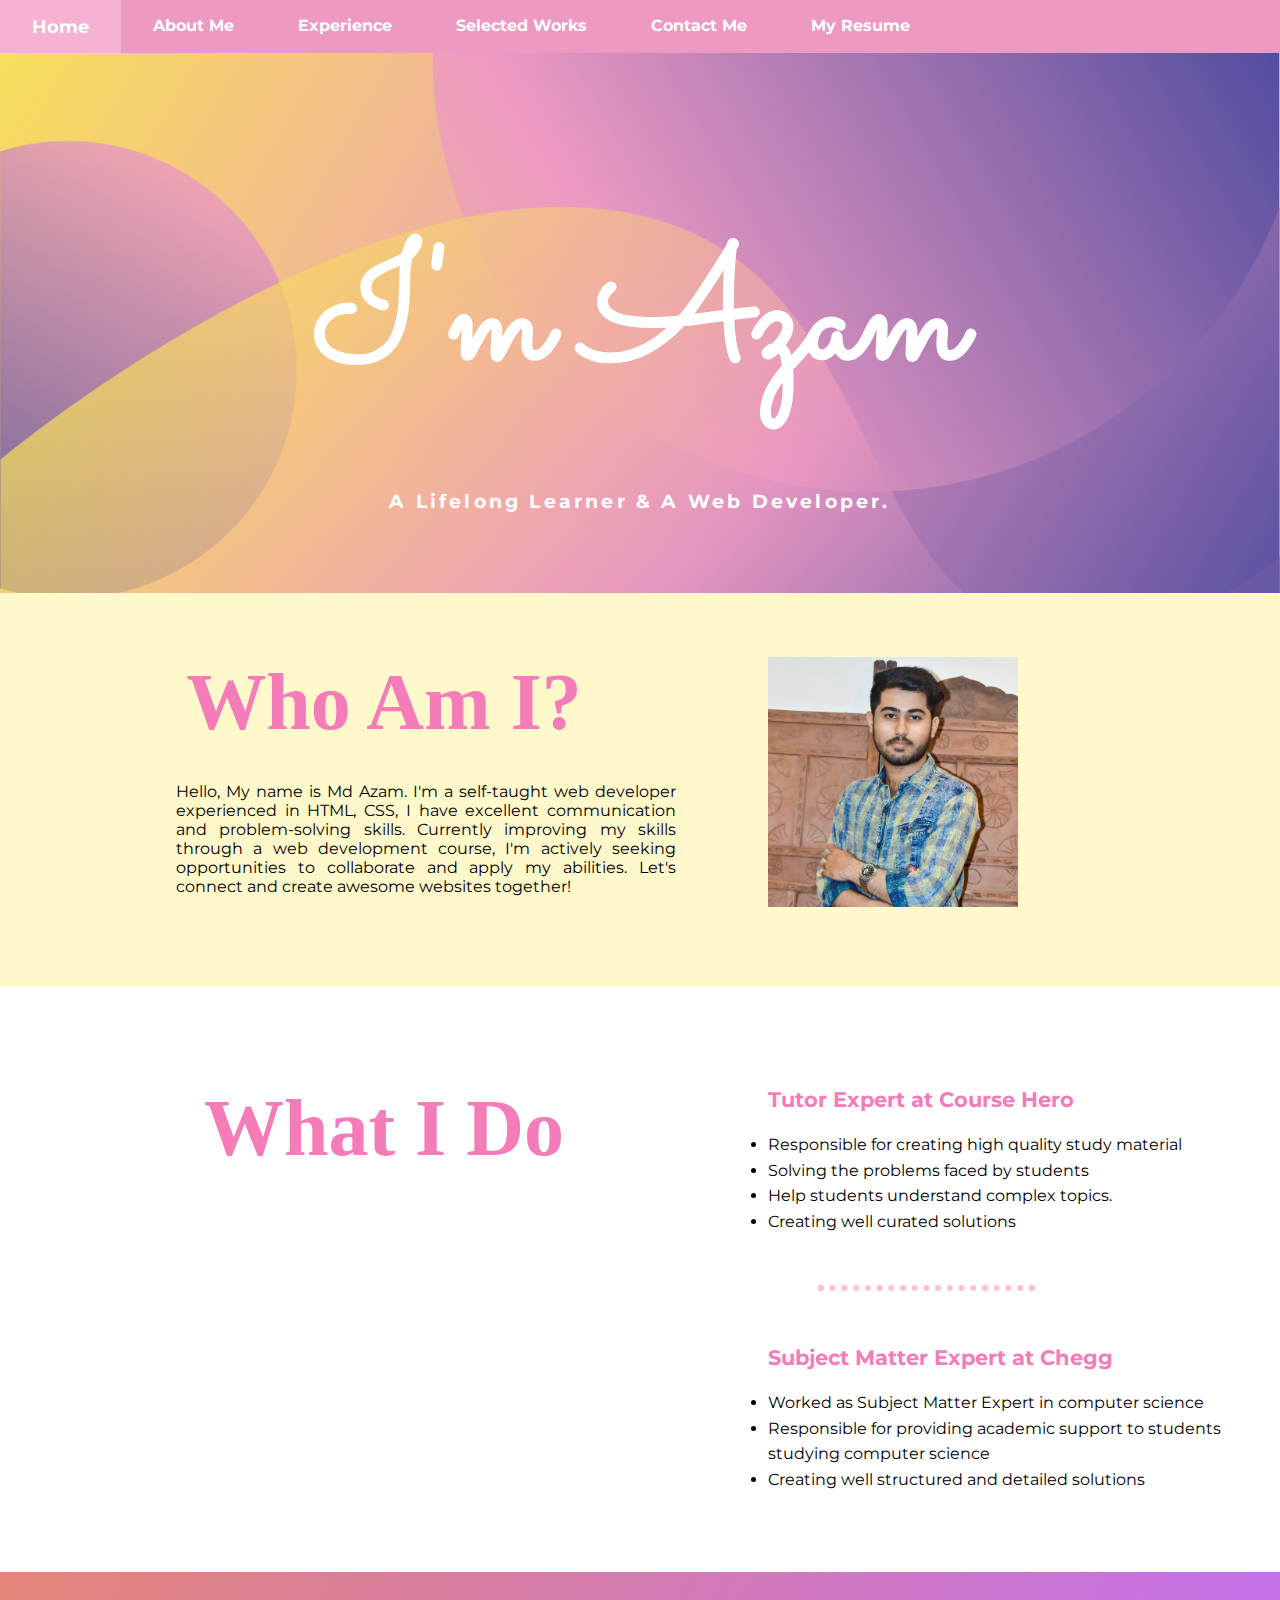
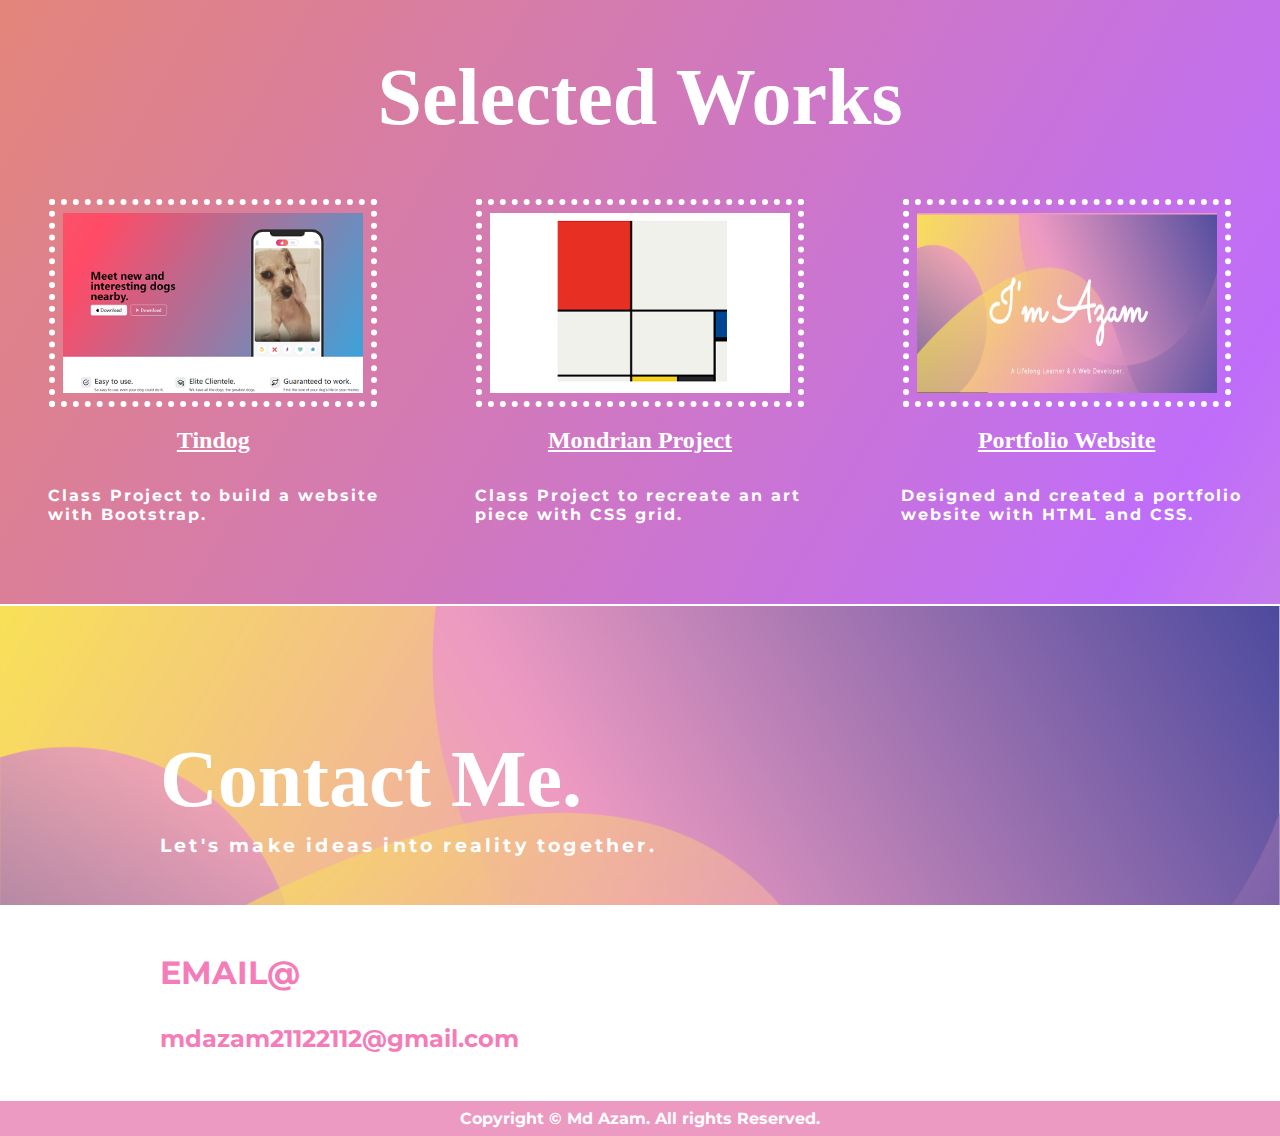
<file: index.html>
<!DOCTYPE html>
<html lang="en">
<head>
    <meta charset="UTF-8">
    <title>Md Azam</title>


    <link rel="preconnect" href="https://fonts.googleapis.com">
        <link rel="preconnect" href="https://fonts.gstatic.com" crossorigin>
        <link href="https://fonts.googleapis.com/css2?family=Montserrat:wght@300&family=Sacramento&display=swap" rel="stylesheet">
    <link rel="stylesheet" href="./style.css">
    <!-- <link href="https://cdn.jsdelivr.net/npm/bootstrap@5.3.2/dist/css/bootstrap.min.css" rel="stylesheet" integrity="sha384-T3c6CoIi6uLrA9TneNEoa7RxnatzjcDSCmG1MXxSR1GAsXEV/Dwwykc2MPK8M2HN" crossorigin="anonymous"> -->
</head>

<body>
    <nav>
        <div class="container">
            <div class="nav">
                <ul class="navbar-list">
                    <li>
                        <a href="index.html">Home</a>
                    </li>
                    <li>
                        <a href="#About">About Me</a>
                    </li>
                    <li>
                        <a href="#experience">Experience</a>
                    </li>
                    <li>
                        <a href="#showcase">Selected Works</a>
                    </li>
                    <li>
                        <a href="#contact">Contact Me</a>
                    </li>
                    <li>
                        <a href="./Resume/Md Azam.pdf" download="Md_Azam_Resume">My Resume</a>
                    </li>
                </ul>
            </div>
        </div>
    </nav>

    <main>
        <section id="home">
            <div class="container hero">
                <h1>I'm Azam</h1>
                <h3 class="heroh3">A Lifelong Learner & A Web Developer.</h3>
            </div>
        </section>

        <section id="About">
            <div class="container about">
                <h2>Who Am I?</h2>
                <img src="./image/1621340284695.jpg" alt="azam photo">
                <p>Hello, My name is Md Azam. I'm a self-taught web developer experienced in HTML, CSS, I have excellent communication and problem-solving skills. Currently improving my skills through a web development course, I'm actively seeking opportunities to collaborate and apply my abilities. Let's connect and create awesome websites together! </p>
            </div>
        </section>

        <section id = "experience">
            <div class="container whatido">
                <h2>What I Do</h2>
                <ul class="whatido-ul">
                <h4>Tutor Expert at Course Hero</h4>
                <li>Responsible for creating high quality study material</li>
                <li>Solving the problems faced by students</li>
                <li>Help students understand complex topics.</li>
                <li>Creating well curated solutions</li>
                <hr />
                <h4>Subject Matter Expert at Chegg</h4>
                <li>Worked as Subject Matter Expert in computer science</li>
                <li>Responsible for providing academic support to students studying computer science</li>
                <li>Creating well structured and detailed solutions</li>
                </ul>
            </div>
                
        </section>

        <section id="showcase">
            <div class="container showcase">
                <h2>Selected Works</h2>
                <div class="work">
                    <div class="work-item">
                        <a href="./selected work/11.3 TinDog Project/index.html">
                            <img src="./selected work/tindog.png"></a>
                            <h3>Tindog</h3>
                            <p>Class Project to build a website with Bootstrap.</p>
                    </div>

                    <div class="work-item">
                        <a href="./selected work/10.3 Mondrian Project/index.html">
                            <img src="./selected work/Mondrian.png">
                        </a>
                        <h3>Mondrian Project</h3>
                        <p>Class Project to recreate an art piece with CSS grid.</p>
                    </div>

                    <div class="work-item">
                        <a href="./index.html">
                            <img src="./selected work/Screenshot 2024-01-12 034046.png">
                        </a>
                        <h3>Portfolio Website</h3>
                        <p>Designed and created a portfolio website with HTML and CSS.</p>
                    </div>
                </div>
            </div>
        </section>

        <section id="contact">
            <div class="contact-top">
                <h2>Contact Me.</h2>
                <p>Let's make ideas into reality together.</p>
            </div>

            <div class="contact-bottom">
                <h3>EMAIL@</h3>
                <p id="p">mdazam21122112@gmail.com</p>
            </div>
        </section>
 </main>

 <footer>
    Copyright © Md Azam. All rights Reserved.

</footer>
</body>
</html>
</file>
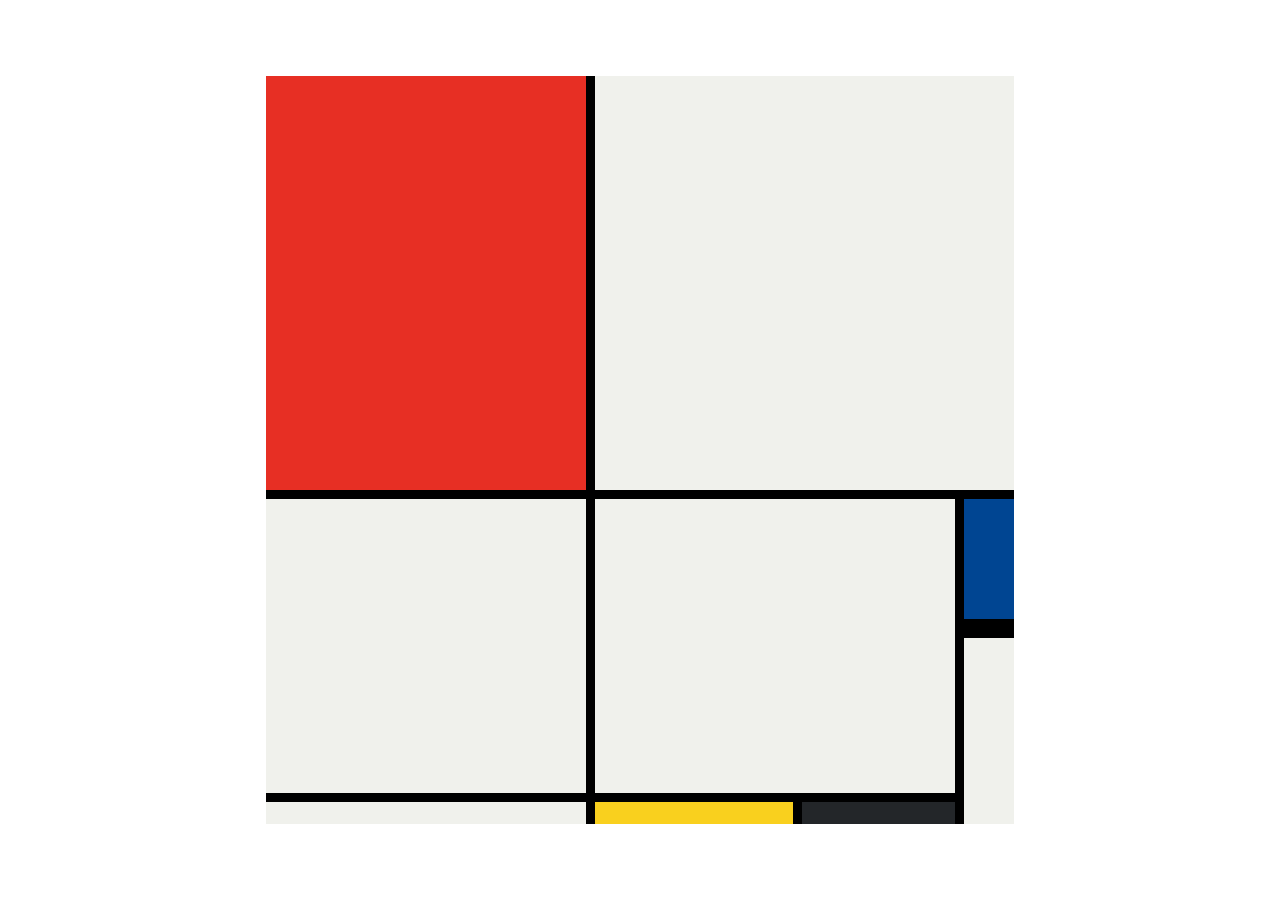
<file: selected work/10.3 Mondrian Project/index.html>
<!DOCTYPE html>
<html lang="en">

<head>
  <meta charset="UTF-8">
  <meta name="viewport" content="width=device-width, initial-scale=1.0">
  <title>Mondrian Project</title>
  <style>
    /* 
    Write your CSS here 
    Gap Colour: #000
    White: #F0F1EC
    Red: #E72F24
    Black: #232629
    Blue: #004592
    Yellow: #F9D01E

    For dimensions, see dimensions.png image.
    HINT: Remember you can't change the properties of grid lines.
    But grid lines are transparent!
    
    */
    .container{
      
      height: 748px;
      width: 748px;
     display: grid;
     background-color: #000;
     grid-template-columns: 320px 198px 153px 50px; 
     grid-template-rows: 414px 130px 155px 22px;
     gap: 9px;
     
    }

    .item {
      background-color: #F0F1EC;
    }

    .red {
      background-color: #E72F24;
    }

    .white1 {
      grid-column: span 3;
    }

    .white2 {
      grid-row: span 2;
    }

    .white3 {
      grid-area: 2 / 2 / 4 /4
    }

    .blue {
      background-color: #004592;
      border-bottom: 10px solid #000;
    }

    .white4 {
      grid-row: span 2;
    }

    .yellow {
      background-color: #F9D01E;
    }

    .black {
      background-color: #232629;
    }
    body{
      display: flex;
      align-items: center;
      justify-content: center;
      height: 100vh;
      margin: 0;
      padding: 0;
    }
  </style>
</head>

<body>
  <!-- Write your HTML here -->
  <div class="container">
    <div class="item red"></div>
    <div class="item white1"></div>
    <div class="item white2"></div>
    <div class="item white3"></div>
    <div class="item blue"></div>
    <div class="item white4"></div>
    <div class="item"></div>
    <div class="item yellow"></div>
    <div class="item black"></div>

  </div>
</body>

</html>
</file>
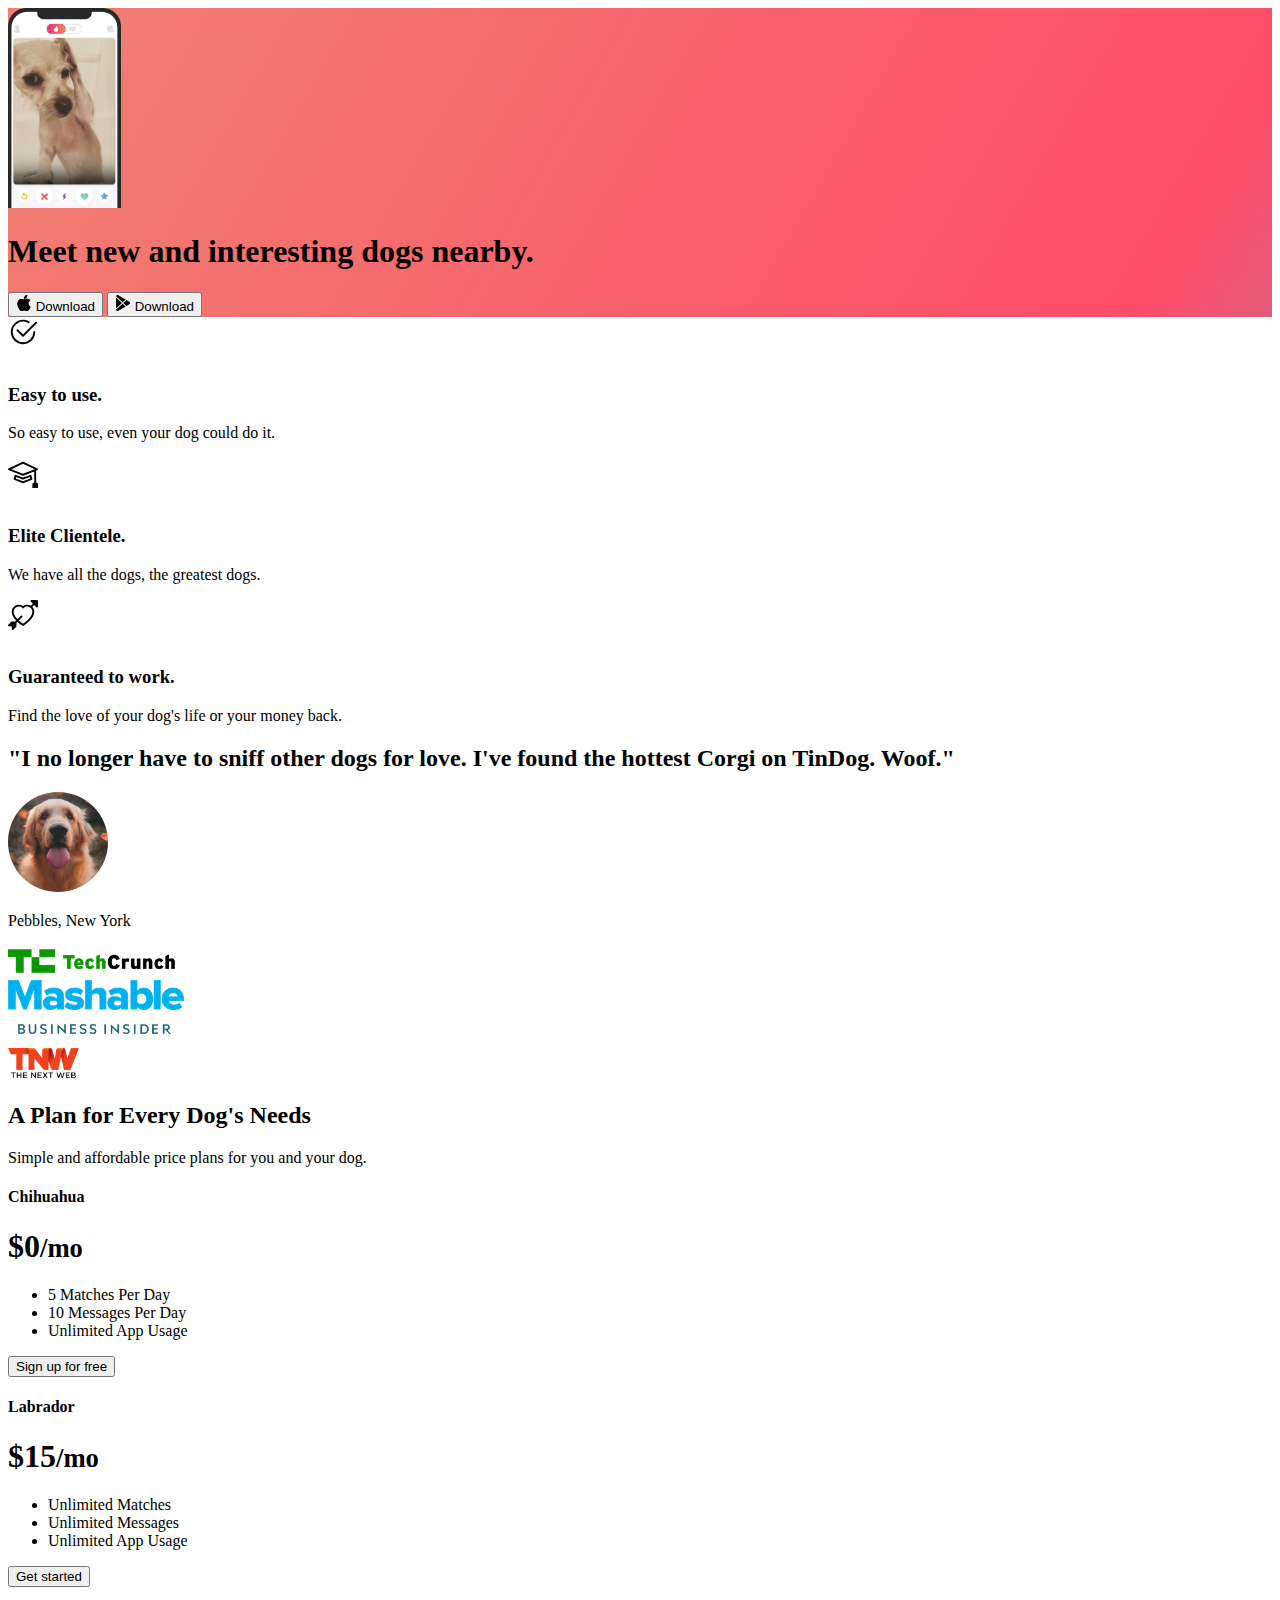
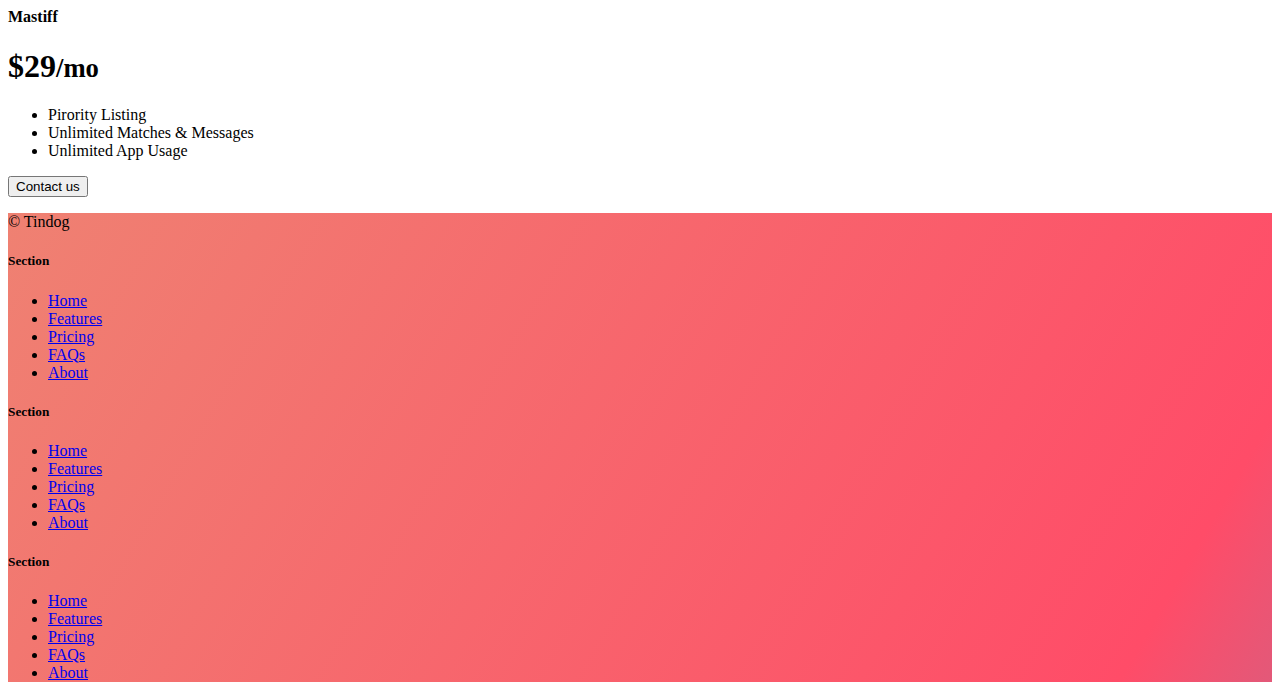
<file: selected work/11.3 TinDog Project/index.html>
<!DOCTYPE html>
<html lang="en">

<head>
  <meta charset="UTF-8">
  <meta name="viewport" content="width=device-width, initial-scale=1.0">
  <title>TinDog</title>
  <link rel="stylesheet" href="./css/style.css">
  <link href="https://cdn.jsdelivr.net/npm/bootstrap@5.3.2/dist/css/bootstrap.min.css" rel="stylesheet" integrity="sha384-T3c6CoIi6uLrA9TneNEoa7RxnatzjcDSCmG1MXxSR1GAsXEV/Dwwykc2MPK8M2HN" crossorigin="anonymous">
</head>

<body>

  <!-- Title -->
  <section id="title" class="gradient-background">
    <div class="container col-xxl-8 px-4 pt-5   ">
      <div class="row flex-lg-row-reverse align-items-center g-5 pt-5 " >
        <div class="col-10 col-sm-8 col-lg-6 ">
          <img src="./images/iphone.png" class="d-block mx-lg-auto img-fluid" alt="app demo"  height="200" loading="lazy">
        </div>
        <div class="col-lg-6">
          <h1 class="display-5 fw-bold text-body-emphasis lh-1 mb-3">Meet new and interesting dogs nearby.</h1>
          <!-- <p class="lead">Quickly design and customize responsive mobile-first sites with Bootstrap, the world’s most popular front-end open source toolkit, featuring Sass variables and mixins, responsive grid system, extensive prebuilt components, and powerful JavaScript plugins.</p> -->
          <div class="d-grid gap-2 d-md-flex justify-content-md-start">
            <button type="button" class="btn btn-light btn-primary btn-lg px-4 me-md-2"><svg xmlns="http://www.w3.org/2000/svg" width="16" height="16" fill="currentColor"
              class="bi bi-apple mb-1" viewBox="0 0 16 16">
<path
                d="M11.182.008C11.148-.03 9.923.023 8.857 1.18c-1.066 1.156-.902 2.482-.878 2.516.024.034 1.52.087 2.475-1.258.955-1.345.762-2.391.728-2.43Zm3.314 11.733c-.048-.096-2.325-1.234-2.113-3.422.212-2.189 1.675-2.789 1.698-2.854.023-.065-.597-.79-1.254-1.157a3.692 3.692 0 0 0-1.563-.434c-.108-.003-.483-.095-1.254.116-.508.139-1.653.589-1.968.607-.316.018-1.256-.522-2.267-.665-.647-.125-1.333.131-1.824.328-.49.196-1.422.754-2.074 2.237-.652 1.482-.311 3.83-.067 4.56.244.729.625 1.924 1.273 2.796.576.984 1.34 1.667 1.659 1.899.319.232 1.219.386 1.843.067.502-.308 1.408-.485 1.766-.472.357.013 1.061.154 1.782.539.571.197 1.111.115 1.652-.105.541-.221 1.324-1.059 2.238-2.758.347-.79.505-1.217.473-1.282Z" />
<path
                d="M11.182.008C11.148-.03 9.923.023 8.857 1.18c-1.066 1.156-.902 2.482-.878 2.516.024.034 1.52.087 2.475-1.258.955-1.345.762-2.391.728-2.43Zm3.314 11.733c-.048-.096-2.325-1.234-2.113-3.422.212-2.189 1.675-2.789 1.698-2.854.023-.065-.597-.79-1.254-1.157a3.692 3.692 0 0 0-1.563-.434c-.108-.003-.483-.095-1.254.116-.508.139-1.653.589-1.968.607-.316.018-1.256-.522-2.267-.665-.647-.125-1.333.131-1.824.328-.49.196-1.422.754-2.074 2.237-.652 1.482-.311 3.83-.067 4.56.244.729.625 1.924 1.273 2.796.576.984 1.34 1.667 1.659 1.899.319.232 1.219.386 1.843.067.502-.308 1.408-.485 1.766-.472.357.013 1.061.154 1.782.539.571.197 1.111.115 1.652-.105.541-.221 1.324-1.059 2.238-2.758.347-.79.505-1.217.473-1.282Z" />
</svg> Download</button>
            <button type="button" class="btn btn-outline-light btn-outline-secondary btn-lg px-4"><svg xmlns="http://www.w3.org/2000/svg" width="16" height="16" fill="currentColor"
              class="bi bi-google-play mb-1" viewBox="0 0 16 16">
<path
                d="M14.222 9.374c1.037-.61 1.037-2.137 0-2.748L11.528 5.04 8.32 8l3.207 2.96 2.694-1.586Zm-3.595 2.116L7.583 8.68 1.03 14.73c.201 1.029 1.36 1.61 2.303 1.055l7.294-4.295ZM1 13.396V2.603L6.846 8 1 13.396ZM1.03 1.27l6.553 6.05 3.044-2.81L3.333.215C2.39-.341 1.231.24 1.03 1.27Z" />
</svg> Download</button>
          </div>
        </div>
      </div>
    </div>
  </section>
  <!-- Features -->
  <section id="features">
    <div class="container mt-5">
    <div class="row g-4 py-5 row-cols-1 row-cols-lg-3">
      <div class="col d-flex align-items-start">
        <div class="icon-square text-body-emphasis bg-body-secondary d-inline-flex align-items-center justify-content-center fs-4 flex-shrink-0 me-3">
          <!-- <svg class="bi" width="1em" height="1em"><use xlink:href="#toggles2"></use></svg> -->
          <svg xmlns="http://www.w3.org/2000/svg" height="30" fill="currentColor" class="bi bi-check2-circle"
              viewBox="0 0 16 16">
<path
                d="M2.5 8a5.5 5.5 0 0 1 8.25-4.764.5.5 0 0 0 .5-.866A6.5 6.5 0 1 0 14.5 8a.5.5 0 0 0-1 0 5.5 5.5 0 1 1-11 0z" />
<path
                d="M15.354 3.354a.5.5 0 0 0-.708-.708L8 9.293 5.354 6.646a.5.5 0 1 0-.708.708l3 3a.5.5 0 0 0 .708 0l7-7z" />
</svg>
        </div>
        <div>
          <h3 class="fs-2 text-body-emphasis">Easy to use.</h3>
          <p>So easy to use, even your dog could do it.</p>
          <!-- <a href="#" class="btn btn-primary">
            Primary button
          </a> -->
        </div>
      </div>
      <div class="col d-flex align-items-start">
        <div class="icon-square text-body-emphasis bg-body-secondary d-inline-flex align-items-center justify-content-center fs-4 flex-shrink-0 me-3">
          <!-- <svg class="bi" width="1em" height="1em"><use xlink:href="#cpu-fill"></use></svg> -->
          
<svg xmlns="http://www.w3.org/2000/svg" height="30" fill="currentColor" class="bi bi-mortarboard" viewBox="0 0 16 16">
<path d="M8.211 2.047a.5.5 0 0 0-.422 0l-7.5 3.5a.5.5 0 0 0 .025.917l7.5 3a.5.5 0 0 0 .372 0L14 7.14V13a1 1 0 0 0-1 1v2h3v-2a1 1 0 0 0-1-1V6.739l.686-.275a.5.5 0 0 0 .025-.917l-7.5-3.5ZM8 8.46 1.758 5.965 8 3.052l6.242 2.913L8 8.46Z"/>
<path d="M4.176 9.032a.5.5 0 0 0-.656.327l-.5 1.7a.5.5 0 0 0 .294.605l4.5 1.8a.5.5 0 0 0 .372 0l4.5-1.8a.5.5 0 0 0 .294-.605l-.5-1.7a.5.5 0 0 0-.656-.327L8 10.466 4.176 9.032Zm-.068 1.873.22-.748 3.496 1.311a.5.5 0 0 0 .352 0l3.496-1.311.22.748L8 12.46l-3.892-1.556Z"/>
</svg>
        </div>
        <div>
          <h3 class="fs-2 text-body-emphasis">Elite Clientele.</h3>
          <p>We have all the dogs, the greatest dogs.</p>
          <!-- <a href="#" class="btn btn-primary">
            Primary button
          </a> -->
        </div>
      </div>
      <div class="col d-flex align-items-start">
        <div class="icon-square text-body-emphasis bg-body-secondary d-inline-flex align-items-center justify-content-center fs-4 flex-shrink-0 me-3">
          <svg xmlns="http://www.w3.org/2000/svg" height="30" fill="currentColor" class="bi bi-arrow-through-heart"
              viewBox="0 0 16 16">
<path fill-rule="evenodd"
                d="M2.854 15.854A.5.5 0 0 1 2 15.5V14H.5a.5.5 0 0 1-.354-.854l1.5-1.5A.5.5 0 0 1 2 11.5h1.793l.53-.53c-.771-.802-1.328-1.58-1.704-2.32-.798-1.575-.775-2.996-.213-4.092C3.426 2.565 6.18 1.809 8 3.233c1.25-.98 2.944-.928 4.212-.152L13.292 2 12.147.854A.5.5 0 0 1 12.5 0h3a.5.5 0 0 1 .5.5v3a.5.5 0 0 1-.854.354L14 2.707l-1.006 1.006c.236.248.44.531.6.845.562 1.096.585 2.517-.213 4.092-.793 1.563-2.395 3.288-5.105 5.08L8 13.912l-.276-.182a21.86 21.86 0 0 1-2.685-2.062l-.539.54V14a.5.5 0 0 1-.146.354l-1.5 1.5Zm2.893-4.894A20.419 20.419 0 0 0 8 12.71c2.456-1.666 3.827-3.207 4.489-4.512.679-1.34.607-2.42.215-3.185-.817-1.595-3.087-2.054-4.346-.761L8 4.62l-.358-.368c-1.259-1.293-3.53-.834-4.346.761-.392.766-.464 1.845.215 3.185.323.636.815 1.33 1.519 2.065l1.866-1.867a.5.5 0 1 1 .708.708L5.747 10.96Z" />
</svg>
        </div>
        <div>
          <h3 class="fs-2 text-body-emphasis">Guaranteed to work.</h3>
          <p>Find the love of your dog's life or your money back.</p>
          <!-- <a href="#" class="btn btn-primary">
            Primary button
          </a> -->
        </div>
      </div>
    </div>
  </div>
  </section>
  <!-- Testimonial -->
  <section id="testimonial">
    <div class="my-5">
      <div class="p-5 text-center bg-body-tertiary">
        <div class="container py-5">
          <h2 class="text-body-emphasis">"I no longer have to sniff other dogs for love. I've found the hottest Corgi on TinDog. Woof."</h2>
          <img class="profile-img mt-5 " src="./images/dog-img.jpg">
          <p class="col-lg-8 mx-auto lead mt-2">
            Pebbles, New York
          </p>
          <div class="container">
            <div class="row">
              <div class="col-lg-3 col-sm-12">
                <img src="./images/techcrunch.png" height="30">
              </div>
              <div class="col-lg-3 col-sm-12">
                <img src="./images/mashable.png" height="30">
              </div>
              <div class="col-lg-3 col-sm-12">
                <img src="./images/bizinsider.png" height="30">
              </div>
              <div class="col-lg-3 col-sm-12">
                <img src="./images/tnw.png" height="30">
              </div>
            </div>
          </div>
        </div>
      </div>
    </div>

  </section>
  <!-- Pricing -->
  <section id="pricing">
  <div class="container">
    <div class="pricing-header p-3 pb-md-4 mx-auto text-center">
      <h2 class="display-4 fw-normal text-body-emphasis">A Plan for Every Dog's Needs</h2>
      <p class="fs-5 text-body-secondary">Simple and affordable price plans for you and your dog.</p>
    </div>
    <div class="row row-cols-1 row-cols-md-3 mb-3 text-center">
      <div class="col">
        <div class="card mb-4 rounded-3 shadow-sm">
          <div class="card-header py-3">
            <h4 class="my-0 fw-normal">Chihuahua</h4>
          </div>
          <div class="card-body">
            <h1 class="card-title pricing-card-title">$0<small class="text-body-secondary fw-light">/mo</small></h1>
            <ul class="list-unstyled mt-3 mb-4">
              <li>5 Matches Per Day</li>
              <li>10 Messages Per Day</li>
              <li>Unlimited App Usage</li>
              <!-- <li>Help center access</li> -->
            </ul>
            <button type="button" class="w-100 btn btn-lg btn-outline-dark">Sign up for free</button>
          </div>
        </div>
      </div>
      <div class="col">
        <div class="card mb-4 rounded-3 shadow-sm">
          <div class="card-header py-3">
            <h4 class="my-0 fw-normal">Labrador</h4>
          </div>
          <div class="card-body">
            <h1 class="card-title pricing-card-title">$15<small class="text-body-secondary fw-light">/mo</small></h1>
            <ul class="list-unstyled mt-3 mb-4">
              <li>Unlimited Matches</li>
              <li>Unlimited Messages</li>
              <li>Unlimited App Usage</li>
              <!-- <li>Help center access</li> -->
            </ul>
            <button type="button" class="w-100 btn btn-lg btn-dark">Get started</button>
          </div>
        </div>
      </div>
      <div class="col">
        <div class="card mb-4 rounded-3 shadow-sm border-dark">
          <div class="card-header py-3 text-bg-dark border-primary">
            <h4 class="my-0 fw-normal">Mastiff</h4>
          </div>
          <div class="card-body">
            <h1 class="card-title pricing-card-title">$29<small class="text-body-secondary fw-light">/mo</small></h1>
            <ul class="list-unstyled mt-3 mb-4">
              <li>Pirority Listing</li>
              <li>Unlimited Matches & Messages</li>
              <li>Unlimited App Usage</li>
              <!-- <li>Help center access</li> -->
            </ul>
            <button type="button" class="w-100 btn btn-lg btn-dark">Contact us</button>
          </div>
        </div>
      </div>
    </div>
  </div>
  </section>
  <!-- Footer -->
  <section id="footer" class="gradient-background">
    <div class="container">
      <footer class="row row-cols-1 row-cols-sm-2 row-cols-md-5 py-5 mt -5 ">
        <div class="col mb-3">
          <!-- <a href="/" class="d-flex align-items-center mb-3 link-body-emphasis text-decoration-none">
            <svg class="bi me-2" width="40" height="32"><use xlink:href="#bootstrap"></use></svg>
          </a> -->
          <p class="text-body-secondary">© Tindog</p>
        </div>
    
        <div class="col mb-3">
    
        </div>
    
        <div class="col mb-3">
          <h5>Section</h5>
          <ul class="nav flex-column">
            <li class="nav-item mb-2"><a href="#" class="nav-link p-0 text-body-secondary">Home</a></li>
            <li class="nav-item mb-2"><a href="#" class="nav-link p-0 text-body-secondary">Features</a></li>
            <li class="nav-item mb-2"><a href="#" class="nav-link p-0 text-body-secondary">Pricing</a></li>
            <li class="nav-item mb-2"><a href="#" class="nav-link p-0 text-body-secondary">FAQs</a></li>
            <li class="nav-item mb-2"><a href="#" class="nav-link p-0 text-body-secondary">About</a></li>
          </ul>
        </div>
    
        <div class="col mb-3">
          <h5>Section</h5>
          <ul class="nav flex-column">
            <li class="nav-item mb-2"><a href="#" class="nav-link p-0 text-body-secondary">Home</a></li>
            <li class="nav-item mb-2"><a href="#" class="nav-link p-0 text-body-secondary">Features</a></li>
            <li class="nav-item mb-2"><a href="#" class="nav-link p-0 text-body-secondary">Pricing</a></li>
            <li class="nav-item mb-2"><a href="#" class="nav-link p-0 text-body-secondary">FAQs</a></li>
            <li class="nav-item mb-2"><a href="#" class="nav-link p-0 text-body-secondary">About</a></li>
          </ul>
        </div>
    
        <div class="col mb-3">
          <h5>Section</h5>
          <ul class="nav flex-column">
            <li class="nav-item mb-2"><a href="#" class="nav-link p-0 text-body-secondary">Home</a></li>
            <li class="nav-item mb-2"><a href="#" class="nav-link p-0 text-body-secondary">Features</a></li>
            <li class="nav-item mb-2"><a href="#" class="nav-link p-0 text-body-secondary">Pricing</a></li>
            <li class="nav-item mb-2"><a href="#" class="nav-link p-0 text-body-secondary">FAQs</a></li>
            <li class="nav-item mb-2"><a href="#" class="nav-link p-0 text-body-secondary">About</a></li>
          </ul>
        </div>
      </footer>
    </div>
  </section>
</body>

</html>
</file>
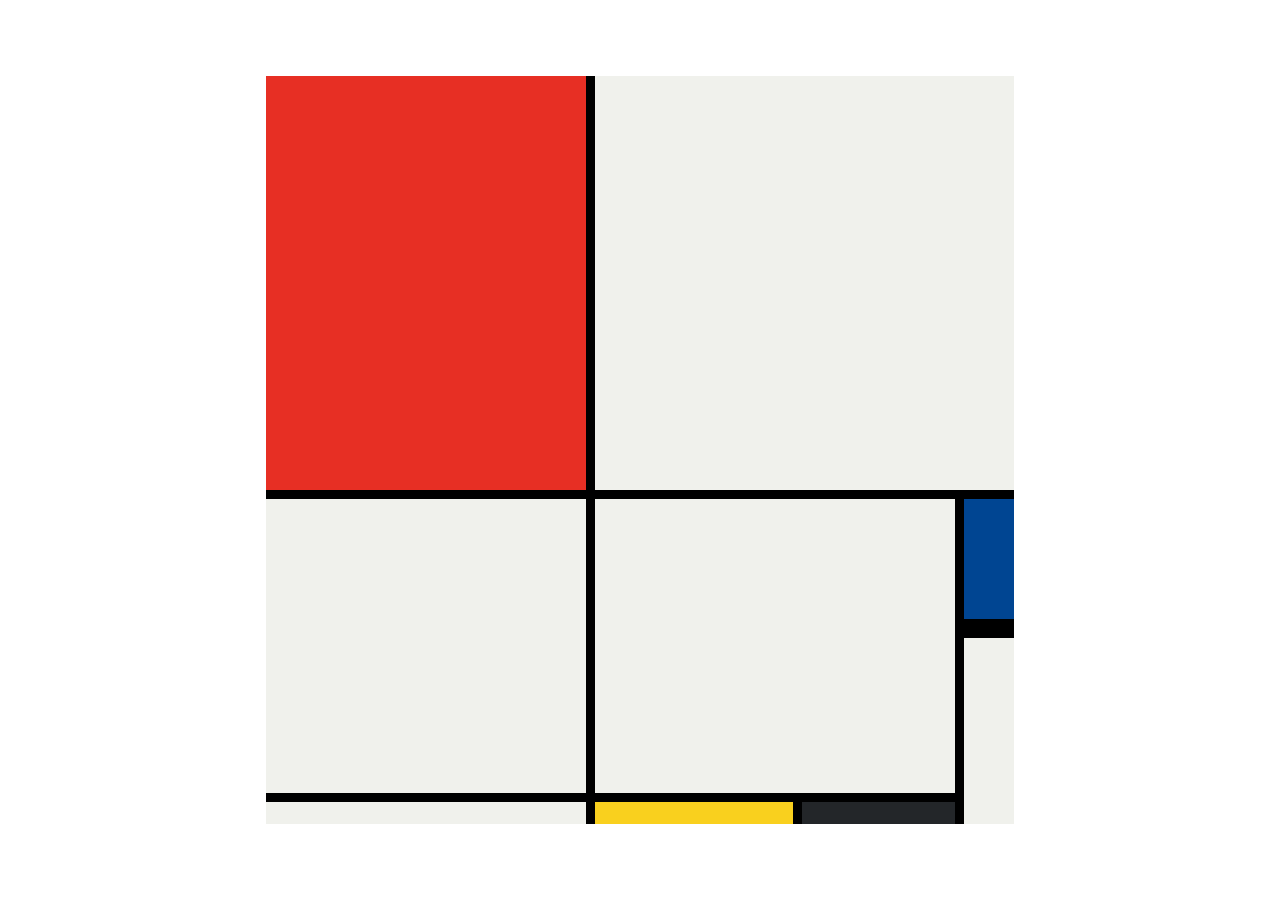
<file: selected work/10.3 Mondrian Project/solution.html>
<!DOCTYPE html>
<html lang="en">

<head>
  <meta charset="UTF-8">
  <meta name="viewport" content="width=device-width, initial-scale=1.0">
  <title>Mondrian Project</title>
  <style>
    /* 
    Write your CSS here 
    Line Colour: #000
    White: #F0F1EC
    Red: #E72F24
    Black: #232629
    Blue: #004592
    Yellow: #F9D01E
    */
    body {
      display: flex;
      justify-content: center;
      align-items: center;
      height: 100vh;
      margin: 0;
      padding: 0;
    }

    .container {
      height: 748px;
      width: 748px;
      display: grid;
      background-color: #000;
      grid-template-columns: 320px 198px 153px 50px;
      grid-template-rows: 414px 130px 155px 22px;
      gap: 9px;
    }

    .item {
      background-color: #F0F1EC;
    }

    .red {
      background-color: #E72F24;
    }

    .white1 {
      grid-column: span 3;
    }

    .white2 {
      grid-row: span 2;
    }

    .white3 {
      grid-area: 2 / 2 / 4 /4
    }

    .blue {
      background-color: #004592;
      border-bottom: 10px solid #000;
    }

    .white4 {
      grid-row: span 2;
    }

    .yellow {
      background-color: #F9D01E;
    }

    .black {
      background-color: #232629;
    }
  </style>
</head>

<body>
  <!-- Write your HTML here -->

  <div class="container">
    <div class="item red"></div>
    <div class="item white1"></div>
    <div class="item white2"></div>
    <div class="item white3"></div>

    <div class="item blue"></div>
    <div class="item white4"></div>

    <div class="item"></div>
    <div class="item yellow"></div>
    <div class="item black"></div>
  </div>
</body>

</html>
</file>
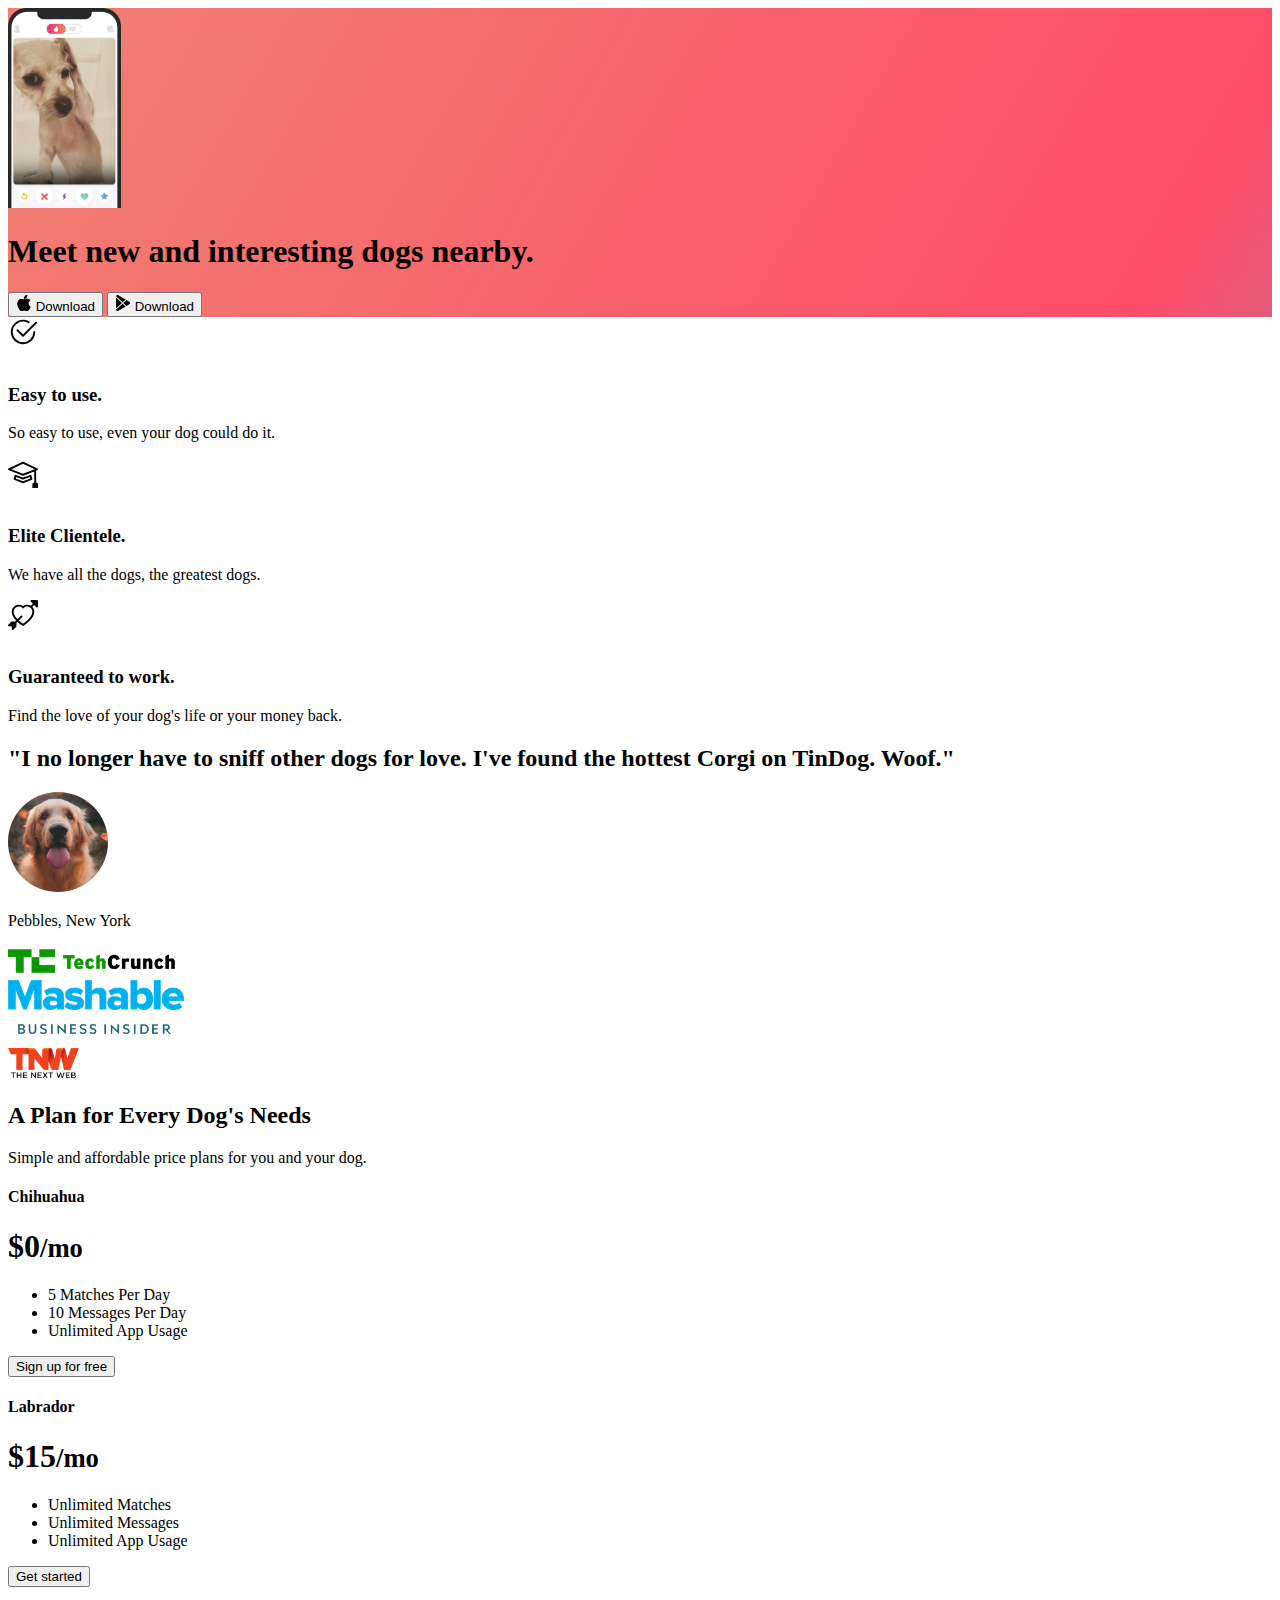
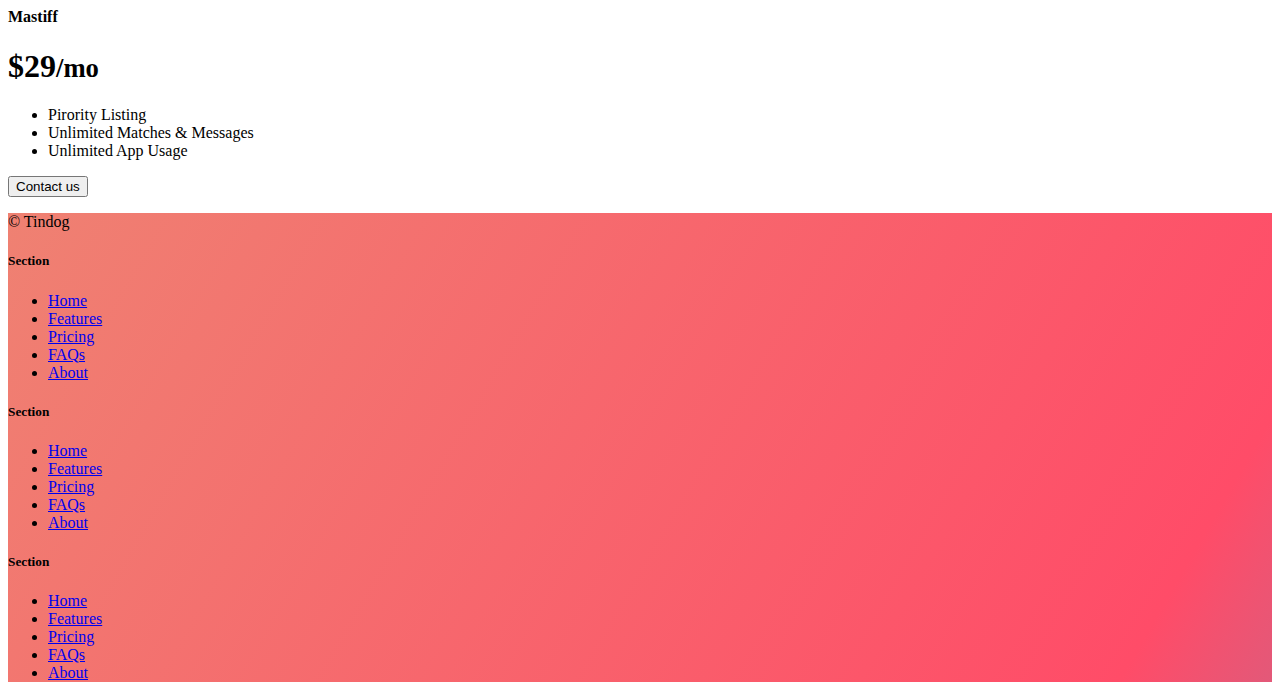
<file: selected work/11.3 TinDog Project/solution.html>
<!DOCTYPE html>
<html lang="en">

<head>
  <meta charset="UTF-8">
  <meta name="viewport" content="width=device-width, initial-scale=1.0">
  <title>TinDog</title>
  <link href="https://cdn.jsdelivr.net/npm/bootstrap@5.3.0-alpha3/dist/css/bootstrap.min.css" rel="stylesheet"
    integrity="sha384-KK94CHFLLe+nY2dmCWGMq91rCGa5gtU4mk92HdvYe+M/SXH301p5ILy+dN9+nJOZ" crossorigin="anonymous">
  <link rel="stylesheet" href="./css/solution.css">
</head>

<body>


  <!-- Title -->
  <section id="title" class="gradient-background">

    <div class="container col-xxl-8 px-4 pt-5">
      <div class="row flex-lg-row-reverse align-items-center g-5 pt-5">
        <div class="col-10 col-sm-8 col-lg-6">
          <img src="./images/iphone.png" class="d-block mx-lg-auto img-fluid" alt="Bootstrap Themes" height="200"
            loading="lazy">
        </div>
        <div class="col-lg-6">
          <h1 class="display-5 fw-bold text-body-emphasis lh-1 mb-3">Meet new and interesting dogs nearby.</h1>

          <div class="d-grid gap-2 d-md-flex justify-content-md-start">
            <button type="button" class="btn btn-light btn-lg px-4 me-md-2"><svg xmlns="http://www.w3.org/2000/svg"
                width="16" height="16" fill="currentColor" class="bi bi-apple mb-1" viewBox="0 0 16 16">
                <path
                  d="M11.182.008C11.148-.03 9.923.023 8.857 1.18c-1.066 1.156-.902 2.482-.878 2.516.024.034 1.52.087 2.475-1.258.955-1.345.762-2.391.728-2.43Zm3.314 11.733c-.048-.096-2.325-1.234-2.113-3.422.212-2.189 1.675-2.789 1.698-2.854.023-.065-.597-.79-1.254-1.157a3.692 3.692 0 0 0-1.563-.434c-.108-.003-.483-.095-1.254.116-.508.139-1.653.589-1.968.607-.316.018-1.256-.522-2.267-.665-.647-.125-1.333.131-1.824.328-.49.196-1.422.754-2.074 2.237-.652 1.482-.311 3.83-.067 4.56.244.729.625 1.924 1.273 2.796.576.984 1.34 1.667 1.659 1.899.319.232 1.219.386 1.843.067.502-.308 1.408-.485 1.766-.472.357.013 1.061.154 1.782.539.571.197 1.111.115 1.652-.105.541-.221 1.324-1.059 2.238-2.758.347-.79.505-1.217.473-1.282Z" />
                <path
                  d="M11.182.008C11.148-.03 9.923.023 8.857 1.18c-1.066 1.156-.902 2.482-.878 2.516.024.034 1.52.087 2.475-1.258.955-1.345.762-2.391.728-2.43Zm3.314 11.733c-.048-.096-2.325-1.234-2.113-3.422.212-2.189 1.675-2.789 1.698-2.854.023-.065-.597-.79-1.254-1.157a3.692 3.692 0 0 0-1.563-.434c-.108-.003-.483-.095-1.254.116-.508.139-1.653.589-1.968.607-.316.018-1.256-.522-2.267-.665-.647-.125-1.333.131-1.824.328-.49.196-1.422.754-2.074 2.237-.652 1.482-.311 3.83-.067 4.56.244.729.625 1.924 1.273 2.796.576.984 1.34 1.667 1.659 1.899.319.232 1.219.386 1.843.067.502-.308 1.408-.485 1.766-.472.357.013 1.061.154 1.782.539.571.197 1.111.115 1.652-.105.541-.221 1.324-1.059 2.238-2.758.347-.79.505-1.217.473-1.282Z" />
              </svg> Download</button>
            <button type="button" class="btn btn-outline-light btn-lg px-4"><svg xmlns="http://www.w3.org/2000/svg"
                width="16" height="16" fill="currentColor" class="bi bi-google-play mb-1" viewBox="0 0 16 16">
                <path
                  d="M14.222 9.374c1.037-.61 1.037-2.137 0-2.748L11.528 5.04 8.32 8l3.207 2.96 2.694-1.586Zm-3.595 2.116L7.583 8.68 1.03 14.73c.201 1.029 1.36 1.61 2.303 1.055l7.294-4.295ZM1 13.396V2.603L6.846 8 1 13.396ZM1.03 1.27l6.553 6.05 3.044-2.81L3.333.215C2.39-.341 1.231.24 1.03 1.27Z" />
              </svg> Download</button>
          </div>
        </div>
      </div>
    </div>
  </section>
  <!-- Features -->
  <section id="features">
    <div class="container mt-5">
      <div class="row g-4 py-5 row-cols-1 row-cols-lg-3">
        <div class="col d-flex align-items-start">
          <div
            class="icon-square text-body-emphasis bg-body-secondary d-inline-flex align-items-center justify-content-center fs-4 flex-shrink-0 me-3">
            <svg xmlns="http://www.w3.org/2000/svg" height="30" fill="currentColor" class="bi bi-check2-circle"
              viewBox="0 0 16 16">
              <path
                d="M2.5 8a5.5 5.5 0 0 1 8.25-4.764.5.5 0 0 0 .5-.866A6.5 6.5 0 1 0 14.5 8a.5.5 0 0 0-1 0 5.5 5.5 0 1 1-11 0z" />
              <path
                d="M15.354 3.354a.5.5 0 0 0-.708-.708L8 9.293 5.354 6.646a.5.5 0 1 0-.708.708l3 3a.5.5 0 0 0 .708 0l7-7z" />
            </svg>
          </div>
          <div>
            <h3 class="fs-2">Easy to use.</h3>
            <p>So easy to use, even your dog could do it.</p>

          </div>
        </div>
        <div class="col d-flex align-items-start">
          <div
            class="icon-square text-body-emphasis bg-body-secondary d-inline-flex align-items-center justify-content-center fs-4 flex-shrink-0 me-3">
            <svg xmlns="http://www.w3.org/2000/svg" height="30" fill="currentColor" class="bi bi-mortarboard"
              viewBox="0 0 16 16">
              <path
                d="M8.211 2.047a.5.5 0 0 0-.422 0l-7.5 3.5a.5.5 0 0 0 .025.917l7.5 3a.5.5 0 0 0 .372 0L14 7.14V13a1 1 0 0 0-1 1v2h3v-2a1 1 0 0 0-1-1V6.739l.686-.275a.5.5 0 0 0 .025-.917l-7.5-3.5ZM8 8.46 1.758 5.965 8 3.052l6.242 2.913L8 8.46Z" />
              <path
                d="M4.176 9.032a.5.5 0 0 0-.656.327l-.5 1.7a.5.5 0 0 0 .294.605l4.5 1.8a.5.5 0 0 0 .372 0l4.5-1.8a.5.5 0 0 0 .294-.605l-.5-1.7a.5.5 0 0 0-.656-.327L8 10.466 4.176 9.032Zm-.068 1.873.22-.748 3.496 1.311a.5.5 0 0 0 .352 0l3.496-1.311.22.748L8 12.46l-3.892-1.556Z" />
            </svg>
          </div>
          <div>
            <h3 class="fs-2">Elite Clientele.</h3>
            <p>We have all the dogs, the greatest dogs.</p>

          </div>
        </div>
        <div class="col d-flex align-items-start">
          <div
            class="icon-square text-body-emphasis bg-body-secondary d-inline-flex align-items-center justify-content-center fs-4 flex-shrink-0 me-3">
            <svg xmlns="http://www.w3.org/2000/svg" height="30" fill="currentColor" class="bi bi-arrow-through-heart"
              viewBox="0 0 16 16">
              <path fill-rule="evenodd"
                d="M2.854 15.854A.5.5 0 0 1 2 15.5V14H.5a.5.5 0 0 1-.354-.854l1.5-1.5A.5.5 0 0 1 2 11.5h1.793l.53-.53c-.771-.802-1.328-1.58-1.704-2.32-.798-1.575-.775-2.996-.213-4.092C3.426 2.565 6.18 1.809 8 3.233c1.25-.98 2.944-.928 4.212-.152L13.292 2 12.147.854A.5.5 0 0 1 12.5 0h3a.5.5 0 0 1 .5.5v3a.5.5 0 0 1-.854.354L14 2.707l-1.006 1.006c.236.248.44.531.6.845.562 1.096.585 2.517-.213 4.092-.793 1.563-2.395 3.288-5.105 5.08L8 13.912l-.276-.182a21.86 21.86 0 0 1-2.685-2.062l-.539.54V14a.5.5 0 0 1-.146.354l-1.5 1.5Zm2.893-4.894A20.419 20.419 0 0 0 8 12.71c2.456-1.666 3.827-3.207 4.489-4.512.679-1.34.607-2.42.215-3.185-.817-1.595-3.087-2.054-4.346-.761L8 4.62l-.358-.368c-1.259-1.293-3.53-.834-4.346.761-.392.766-.464 1.845.215 3.185.323.636.815 1.33 1.519 2.065l1.866-1.867a.5.5 0 1 1 .708.708L5.747 10.96Z" />
            </svg>
          </div>
          <div>
            <h3 class="fs-2">Guaranteed to work.</h3>
            <p>Find the love of your dog's life or your money back.</p>

          </div>
        </div>
      </div>
    </div>
  </section>
  <!-- Testimonial -->
  <section id="testimonial">
    <div class="my-5">
      <div class="p-5 text-center bg-body-tertiary">
        <div class="container py-5">
          <h2 class="text-body-emphasis">"I no longer have to sniff other dogs for love. I've found the hottest Corgi on
            TinDog. Woof."</h2>
          <img class="profile-img mt-5" src="./images/dog-img.jpg" alt="dog image">
          <p class="col-lg-8 mx-auto lead mt-2">
            Pebbles, New York
          </p>
        </div>

        <div class="container">
          <div class="row">
            <div class="col-lg-3 col-sm-12">
              <img src="./images/techcrunch.png" alt="techcrunch" height="30">
            </div>
            <div class="col-lg-3 col-sm-12">
              <img src="./images/mashable.png" alt="mashable" height="30">
            </div>
            <div class="col-lg-3 col-sm-12">
              <img src="./images/bizinsider.png" alt="bizinsider" height="30">
            </div>
            <div class="col-lg-3 col-sm-12">
              <img src="./images/tnw.png" alt="tnw" height="30">
            </div>
          </div>
        </div>
      </div>
    </div>
  </section>
  <!-- Pricing -->
  <section id="pricing">
    <div class="container">
      <div class="pricing-header p-3 pb-md-4 mx-auto text-center">
        <h2 class="display-4 fw-normal">A Plan for Every Dog's Needs</h2>
        <p class="fs-5 text-body-secondary">Simple and affordable price plans for you and your dog.
      </div>
      <div class="row row-cols-1 row-cols-md-3 mb-3 text-center">
        <div class="col">
          <div class="card mb-4 rounded-3 shadow-sm">
            <div class="card-header py-3">
              <h4 class="my-0 fw-normal">Chihuahua</h4>
            </div>
            <div class="card-body">
              <h1 class="card-title pricing-card-title">$0<small class="text-body-secondary fw-light">/mo</small></h1>
              <ul class="list-unstyled mt-3 mb-4">
                <li>5 Matches Per Day</li>
                <li>10 Messages Per Day</li>
                <li>Unlimited App Usage</li>
              </ul>
              <button type="button" class="w-100 btn btn-lg btn-outline-dark">Sign up for free</button>
            </div>
          </div>
        </div>
        <div class="col">
          <div class="card mb-4 rounded-3 shadow-sm">
            <div class="card-header py-3">
              <h4 class="my-0 fw-normal">Labrador</h4>
            </div>
            <div class="card-body">
              <h1 class="card-title pricing-card-title">$15<small class="text-body-secondary fw-light">/mo</small></h1>
              <ul class="list-unstyled mt-3 mb-4">
                <li>Unlimited Matches</li>
                <li>Unlimited Messages</li>
                <li>Unlimited App Usage</li>
              </ul>
              <button type="button" class="w-100 btn btn-lg btn-dark">Get started</button>
            </div>
          </div>
        </div>
        <div class="col">
          <div class="card mb-4 rounded-3 shadow-sm border-dark">
            <div class="card-header py-3 text-bg-dark border-dark">
              <h4 class="my-0 fw-normal">Mastiff</h4>
            </div>
            <div class="card-body">
              <h1 class="card-title pricing-card-title">$29<small class="text-body-secondary fw-light">/mo</small></h1>
              <ul class="list-unstyled mt-3 mb-4">
                <li>Pirority Listing</li>
                <li>Unlimited Matches & Messages</li>
                <li>Unlimited App Usage</li>
              </ul>
              <button type="button" class="w-100 btn btn-lg btn-dark">Contact us</button>
            </div>
          </div>
        </div>
      </div>
    </div>
  </section>
  <!-- Footer -->
  <section id="contact" class="gradient-background">
    <div class="container ">
      <footer class="row row-cols-1 row-cols-sm-2 row-cols-md-5 py-5 mt-5 border-top">
        <div class="col mb-3">

          <p class="text-body-secondary">© Tindog</p>
        </div>

        <div class="col mb-3">

        </div>

        <div class="col mb-3">
          <h5>Section</h5>
          <ul class="nav flex-column">
            <li class="nav-item mb-2"><a href="#" class="nav-link p-0 text-body-secondary">Home</a></li>
            <li class="nav-item mb-2"><a href="#" class="nav-link p-0 text-body-secondary">Features</a></li>
            <li class="nav-item mb-2"><a href="#" class="nav-link p-0 text-body-secondary">Pricing</a></li>
            <li class="nav-item mb-2"><a href="#" class="nav-link p-0 text-body-secondary">FAQs</a></li>
            <li class="nav-item mb-2"><a href="#" class="nav-link p-0 text-body-secondary">About</a></li>
          </ul>
        </div>

        <div class="col mb-3">
          <h5>Section</h5>
          <ul class="nav flex-column">
            <li class="nav-item mb-2"><a href="#" class="nav-link p-0 text-body-secondary">Home</a></li>
            <li class="nav-item mb-2"><a href="#" class="nav-link p-0 text-body-secondary">Features</a></li>
            <li class="nav-item mb-2"><a href="#" class="nav-link p-0 text-body-secondary">Pricing</a></li>
            <li class="nav-item mb-2"><a href="#" class="nav-link p-0 text-body-secondary">FAQs</a></li>
            <li class="nav-item mb-2"><a href="#" class="nav-link p-0 text-body-secondary">About</a></li>
          </ul>
        </div>

        <div class="col mb-3">
          <h5>Section</h5>
          <ul class="nav flex-column">
            <li class="nav-item mb-2"><a href="#" class="nav-link p-0 text-body-secondary">Home</a></li>
            <li class="nav-item mb-2"><a href="#" class="nav-link p-0 text-body-secondary">Features</a></li>
            <li class="nav-item mb-2"><a href="#" class="nav-link p-0 text-body-secondary">Pricing</a></li>
            <li class="nav-item mb-2"><a href="#" class="nav-link p-0 text-body-secondary">FAQs</a></li>
            <li class="nav-item mb-2"><a href="#" class="nav-link p-0 text-body-secondary">About</a></li>
          </ul>
        </div>
      </footer>
    </div>
  </section>
</body>

</html>
</file>
<file: style.css>
* {
    margin:0;
    padding:0;
    }


.navbar-list {
    list-style-type: none;
    margin: 0;
    padding: 0;
    overflow: hidden;
    background-color: #ED9AC2;
    position:fixed;
    top:0;
    width:100%;
    
    
  }


  li{
    float:left;
}
    
  

  li a{
    display:block;
     color:white;
    /*text-align:center;*/
    padding:1rem 2rem;
    display:block;
    padding:1rem 2rem;
    font-family: 'Montserrat', sans-serif;
    font-size: 1rem;;
    font-weight: bold;
    text-decoration: none;
  } 

  li a:hover{
    background-color:#F4B1D1;
    color:white;
    font-size: 1.1rem;
    
  }

  @media(max-width:800px){
    ul {float:none;
    }
 }

  #home >div{
    background:url(./image/hero-background.png);
    background-size:cover;
    background-repeat:no-repeat;
    background-position:0px 0px;  
    
  } 

  h1{
    display:flex;
    flex-direction: column;
    align-items:center;
    font-size: 10rem;
    font-family: 'Sacramento', cursive;
    color:white;
    margin:0;
    padding:13rem 8rem 0 8rem;
    
 }

 .heroh3{
    display:flex;
    flex-direction: column; 
    align-items:center;
    font-family: 'Montserrat', sans-serif;
    font-weight: bold;
    color:white;
    padding:3rem 3rem 5rem 3rem;
    letter-spacing: 0.2rem;
    
}

@media(max-width:1200px){
    h1{
        font-size:7rem;
        text-align: center;
    }
    .heroh3{
        font-size:1rem;
        
    }
}

.about{
    display:grid;
    grid-template-columns: 1.5fr 1fr;
    grid-template-rows: 1fr 1fr;
    background-color:#FFF8CB ;
    margin:0;
    padding-top: 4rem;
    padding-bottom: 5rem; 
}

.about>h2{
    display:flex;
    justify-content: center;
    font-size: 5rem;
    color:#F47CB9;
    

}

.about>p{
    padding-left: 11rem;
    
    width:500px;
    text-align: justify;
    font-family: 'Montserrat', sans-serif;
    font-size: 1rem;;
}

.about>img{    
    grid-row-start: span 2;
    width:250px;
 
}

@media(max-width:1200px){
    .about{
        display:flex;
        flex-direction: column;
        justify-content: center;
        text-align: center;
        align-items: center;
        
    }
    .about>p{
        padding-left:0;
        margin-top:1rem;
        width:350px;
    }
}

.whatido{
    display: grid;
    
    grid-template-columns:1.5fr 1fr;
    grid-template-rows: 1fr;
    margin: 0;
    padding-top: 6rem;
    padding-bottom: 3rem;
}

.whatido>h2{
    display: flex;
    justify-content: center;
    font-size: 5rem;
    color: #F47CB9;
}

.whatido-ul{
    display: flex;
    flex-direction: column;
    margin-bottom: 2rem;
    line-height: 1.6;
    font-family: 'Montserrat',sans-serif;
}


h4{
    color:#F47CB9;
    margin-bottom: 1rem;
    font-size: 1.3rem;
}

hr{
    border: dotted pink 6px;
    border-bottom: none;
    width: 40%;
    margin: 50px;
    
}

@media(max-width:1200px)
{ .whatido{
            display:flex;
            flex-direction: column;
            
            align-items: center; 
            
        }

    .whatido-ul{
        display:flex;
        flex-direction:column;
        
        padding-top: 3rem;
        margin:0;
    }
}
  

.showcase{
    background: linear-gradient(300deg, #f4e47e, #bf6dfa, #e48578);
    background-size: 180% 180%;
    animation: gradient-animation 18s ease infinite;
    padding-bottom:5rem;
}

@keyframes gradient-animation {
    0% {
      background-position: 0% 50%;
    }
    50% {
      background-position: 100% 50%;
    }
    100% {
      background-position: 0% 50%;
    }
  }

.showcase>h2{
    color:white;
    display:flex;
    justify-content: center;
    font-size: 5rem;
    padding:5rem 0 2rem 0;
}

.work{
    display:grid;
    grid-template-columns: repeat(3,1fr);
}

.work img{
    width:300px;
    height:180px;
    border:6px dotted white;
    padding:0.5rem;
   
}

.work-item{
    display:flex;
    flex-direction: column;
    justify-content: center;
    align-items: center;
    margin-top: 1.5rem;
}

.work h3{
    color:white;
    margin-bottom: 1rem;
    font-size: 1.5rem;
    font-weight: bold;
    padding:1rem;
    text-decoration: underline;
}

.work p{
    font-family: 'Montserrat', sans-serif;
    color:white;
    font-weight: bold;
    font-size:1rem;
    width:350px;
    letter-spacing: 2px;
    padding-left: 1.2rem;
}

@media(max-width:1200px){
    div.work{
     display: flex;
     flex-direction: column;
    }
 
    .work-item img{
     width:500px;
     height:300px;
    }
 
    .work-item h3{
     font-size: 2rem;
     margin-bottom: 0;
    }
 
    .work-item p{
     margin: 0 0 2rem 0;
     font-size: 1.3rem;
    }
 }

.contact-top{
    margin-top:0.1rem;
    background-image: url(./image/hero-background.png);
    background-size:cover;
    background-repeat:no-repeat;
    background-position:0px 0px;  
    display:flex;
    flex-direction: column;
}

#contact h2 {
    padding:8rem 0 0 10rem;
    color:white;
    
    font-size: 5rem;
}

.contact-top p{
    padding:0.5rem 0 3rem 10rem;
    color:white;
    font-size: 1.2rem;
    font-family: 'Montserrat', sans-serif;
    font-weight: bold;
    letter-spacing: 0.2rem;
}

.contact-buttom {
    background-color: rgb(255, 214, 221);
}

.contact-bottom > h3{
    padding:3rem 0 0 10rem;
    color:#F47CB9;
    font-size: 2rem;
    font-family: 'Montserrat', sans-serif;
}

#p{
    color:#F47CB9;
    padding:2rem 0 3rem 10rem;
    font-size: 1.5rem;
    font-family: 'Montserrat', sans-serif;
    font-weight: bold;
}

footer{
    padding:0.5rem 0 0.5rem 0;
    display:flex;
    justify-content: center;
    background-color: #ED9AC2;
    color:white;
    font-size: 1rem;
    font-family: 'Montserrat', sans-serif;
    font-weight: bold;
}
</file>
<file: selected work/11.3 TinDog Project/css/style.css>
.gradient-background {
  background: linear-gradient(300deg, #00bfff, #ff4c68, #ef8172);
  background-size: 180% 180%;
  animation: gradient-animation 18s ease infinite;
}

@keyframes gradient-animation {
  0% {
    background-position: 0% 50%;
  }
  50% {
    background-position: 100% 50%;
  }
  100% {
    background-position: 0% 50%;
  }
}

.icon-square {
  width: 3rem;
  height: 3rem;
  border-radius: 0.75rem;
}

.profile-img {
  height: 100px;
  border-radius: 50%;
}
</file>
<file: selected work/11.3 TinDog Project/css/solution.css>
.gradient-background {
  background: linear-gradient(300deg, #00bfff, #ff4c68, #ef8172);
  background-size: 180% 180%;
  animation: gradient-animation 18s ease infinite;
}

@keyframes gradient-animation {
  0% {
    background-position: 0% 50%;
  }
  50% {
    background-position: 100% 50%;
  }
  100% {
    background-position: 0% 50%;
  }
}

.icon-square {
  width: 3rem;
  height: 3rem;
  border-radius: 0.75rem;
}

.profile-img {
  border-radius: 50%;
  height: 100px;
}
</file>
